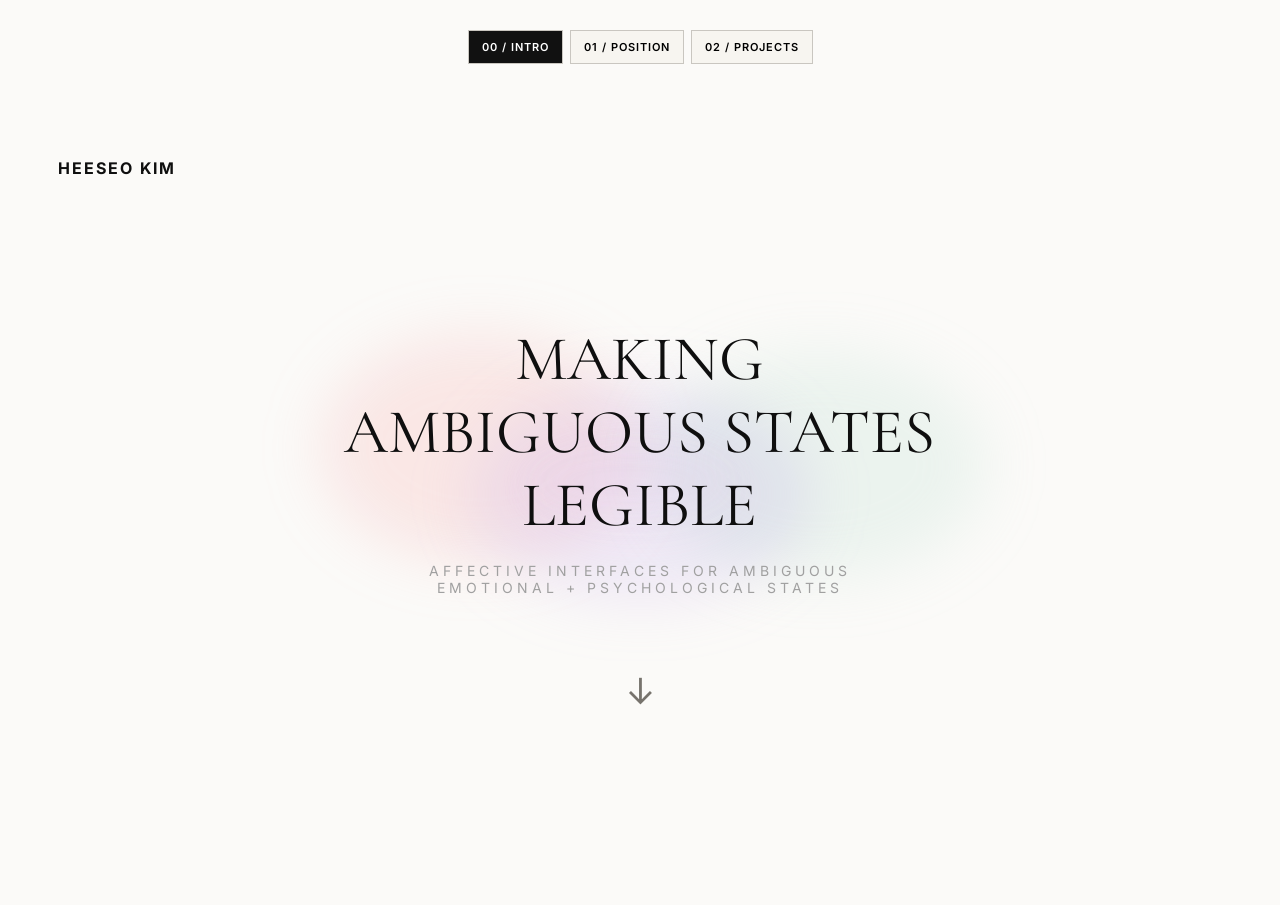
<file: index.html>
<!doctype html>
<html lang="en">
  <head>
    <meta charset="UTF-8" />
    <meta name="viewport" content="width=device-width, initial-scale=1.0" />
    <title>Raina — Affective Interfaces</title>
    <link rel="preconnect" href="https://fonts.googleapis.com" />
    <link rel="preconnect" href="https://fonts.gstatic.com" crossorigin />
    <link href="https://fonts.googleapis.com/css2?family=Cormorant+Garamond:ital,wght@0,400;1,400&family=Inter:wght@400;600&display=swap" rel="stylesheet" />
    <link rel="stylesheet" href="./style.css" />
  </head>
  <body>
    <main class="site-shell">
      <nav class="page-nav" aria-label="Page navigation">
        <button class="nav-button active" data-page="intro">00 / INTRO</button>
        <button class="nav-button" data-page="position">01 / POSITION</button>
        <button class="nav-button" data-page="projects">02 / PROJECTS</button>
      </nav>

      <section class="page intro is-active" data-page-panel="intro">
        <header><strong>HEESEO KIM</strong></header>
        <div class="hero-fields" aria-hidden="true"><img src="assets/figma/hero-field-1.svg" alt="" /><img src="assets/figma/hero-field-2.svg" alt="" /><img src="assets/figma/hero-field-3.svg" alt="" /><img src="assets/figma/hero-field-4.svg" alt="" /></div>
        <div class="intro-title">MAKING<br />AMBIGUOUS STATES<br />LEGIBLE</div>
        <p class="intro-subtitle">AFFECTIVE INTERFACES FOR AMBIGUOUS<br />EMOTIONAL + PSYCHOLOGICAL STATES</p>
        <button class="down-arrow" data-next="position" aria-label="Next page">↓</button>
      </section>

      <section class="page position" data-page-panel="position">
        <header><strong>HEESEO KIM</strong></header>
        <div class="position-copy"><h1>I design affective interfaces<br />that make <em>ambiguous emotional</em><br />and <em>psychological states</em><br />perceptible, interpretable,<br />and actionable.</h1><p>Many emotional and psychological states are felt before they can be clearly recognized or explained. My work explores how design can mediate these ambiguous states through narrative, information, touch, and physical interaction. Rather than attempting to diagnose or resolve emotion, I design interfaces that help people notice what they are experiencing, make sense of it, and find ways to respond.</p></div>
        <div class="journey-art" aria-hidden="true"><img class="field f1" src="assets/figma/position-field-1.svg" alt="" /><img class="field f2" src="assets/figma/position-field-2.svg" alt="" /><img class="field f3" src="assets/figma/position-field-3.svg" alt="" /><img class="field f4" src="assets/figma/position-field-4.svg" alt="" /><img class="field f5" src="assets/figma/position-field-5.svg" alt="" /><img class="journey-line" src="assets/figma/journey-path.svg" alt="" /></div>
        <div class="states"><article class="state state-one"><img src="assets/figma/state-ring.png" alt="" /><img class="dot" src="assets/figma/state-dot.svg" alt="" /><b>PERCEPTIBLE</b><small>make it noticed</small></article><article class="state state-two"><img src="assets/figma/state-ring.png" alt="" /><img class="dot" src="assets/figma/state-dot.svg" alt="" /><b>INTERPRETABLE</b><small>make sense of it</small></article><article class="state state-three"><img src="assets/figma/state-ring.png" alt="" /><img class="dot" src="assets/figma/state-dot.svg" alt="" /><b>ACTIONABLE</b><small>enable a response</small></article></div>
        <button class="down-arrow" data-next="projects" aria-label="Next page">↓</button>
      </section>

      <section class="page projects" data-page-panel="projects">
        <header><strong>HEESEO KIM</strong></header>
        <aside class="projects-intro"><h1>MAKING<br />AMBIGUOUS STATES<br />LEGIBLE</h1><p>Design affective interfaces<br />that make ambiguous emotional<br />and psychological states<br />perceptible, interpretable,<br />and actionable.</p></aside>
        <div class="explore-fields" aria-hidden="true"><img src="assets/figma/explore-field-3.svg" alt="" /><img src="assets/figma/explore-field-2.svg" alt="" /><img src="assets/figma/explore-field-1.svg" alt="" /><img src="assets/figma/explore-field-4.svg" alt="" /><img src="assets/figma/explore-field-5.svg" alt="" /><img src="assets/figma/explore-field-3.svg" alt="" /></div>
        <div class="experience"><b>A M B I G U O U S<br />E X P E R I E N C E</b><span>Felt before it is known.<br />—</span></div>
        <div class="connectors" aria-hidden="true"><img src="assets/figma/connector-1.svg" alt="" /><img src="assets/figma/connector-2.svg" alt="" /><img src="assets/figma/connector-3.svg" alt="" /><img src="assets/figma/connector-4.svg" alt="" /><img src="assets/figma/connector-5.svg" alt="" /><img src="assets/figma/connector-6.svg" alt="" /></div>
        <div class="projects-grid">
          <article class="project child" data-project="child"><span>03</span><b>CHILD DEPRESSION<br />SCREENING GAME</b><small>FELT → ARTICULATED</small><img src="assets/projects/child-watercolor-cutout.png" alt="Watercolor child depression game illustration" /></article>
          <article class="project living" data-project="living"><span>01</span><b>LIVING OBJECT</b><small>FELT → ENCOUNTERED</small><img src="assets/projects/living-watercolor-cutout.png" alt="Watercolor tactile chip object" /></article>
          <article class="project pms" data-project="pms"><span>02</span><b>PMS<br />PRODUCT-SERVICE</b><small>FELT → INTERPRETED</small><img src="assets/projects/pms-watercolor-cutout.png" alt="Watercolor wearable band and dock" /></article>
          <article class="project lockin" data-project="lockin"><span>04</span><b>LOCKIN</b><small>UNNOTICED → RECONSIDERED</small><img src="assets/projects/lockin-watercolor-cutout.png" alt="Watercolor Lockin phone illustration" /></article>
          <article class="project squeeze" data-project="squeeze"><span>05</span><b>SQUEEZE ME</b><small>FELT → RESPONDED</small><img src="assets/projects/squeeze-watercolor-cutout.png" alt="Watercolor soft-touch illustration" /></article>
          <article class="project balium" data-project="balium"><span>06</span><b>BALIUM</b><small>UNNOTICED → NOTICED</small><img src="assets/projects/balium-watercolor-cutout.png" alt="Watercolor Balium chair illustration" /></article>
        </div>
      </section>
    </main>
    <script src="./script.js"></script>
  </body>
</html>
</file>
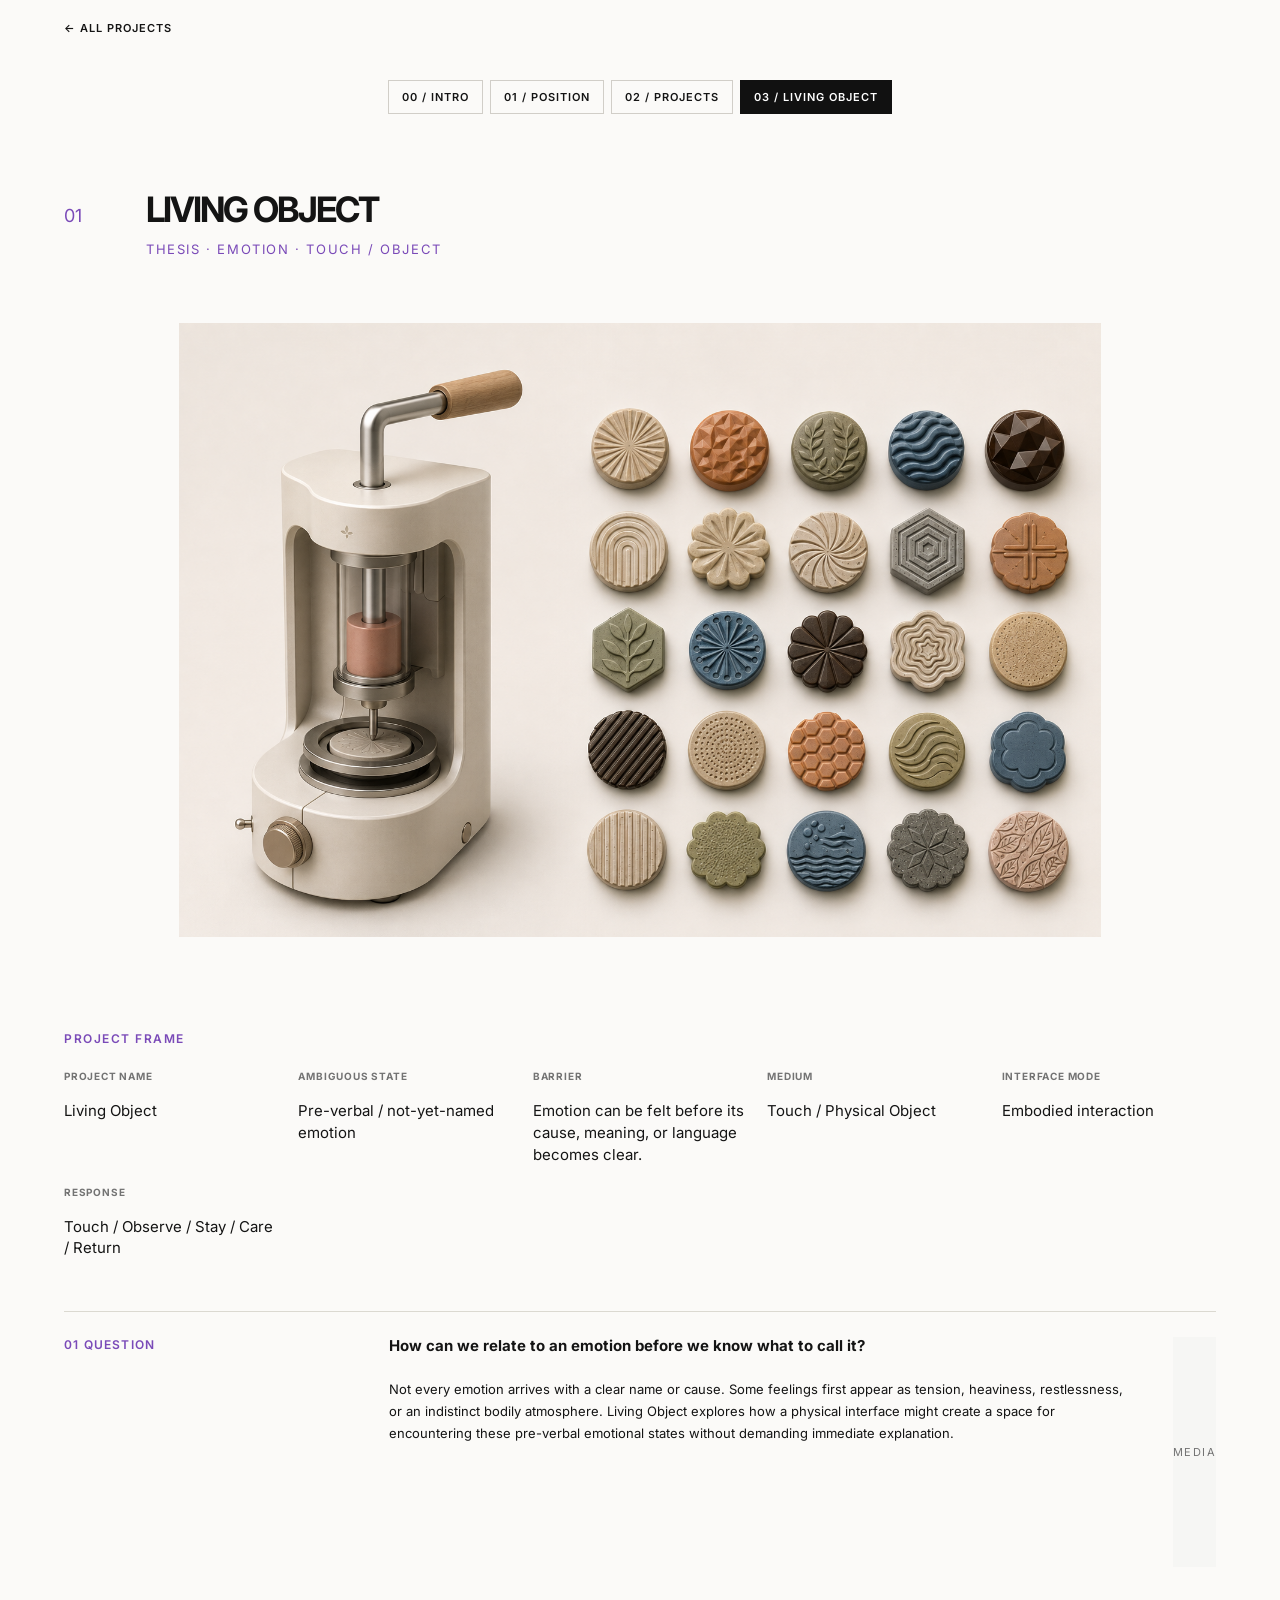
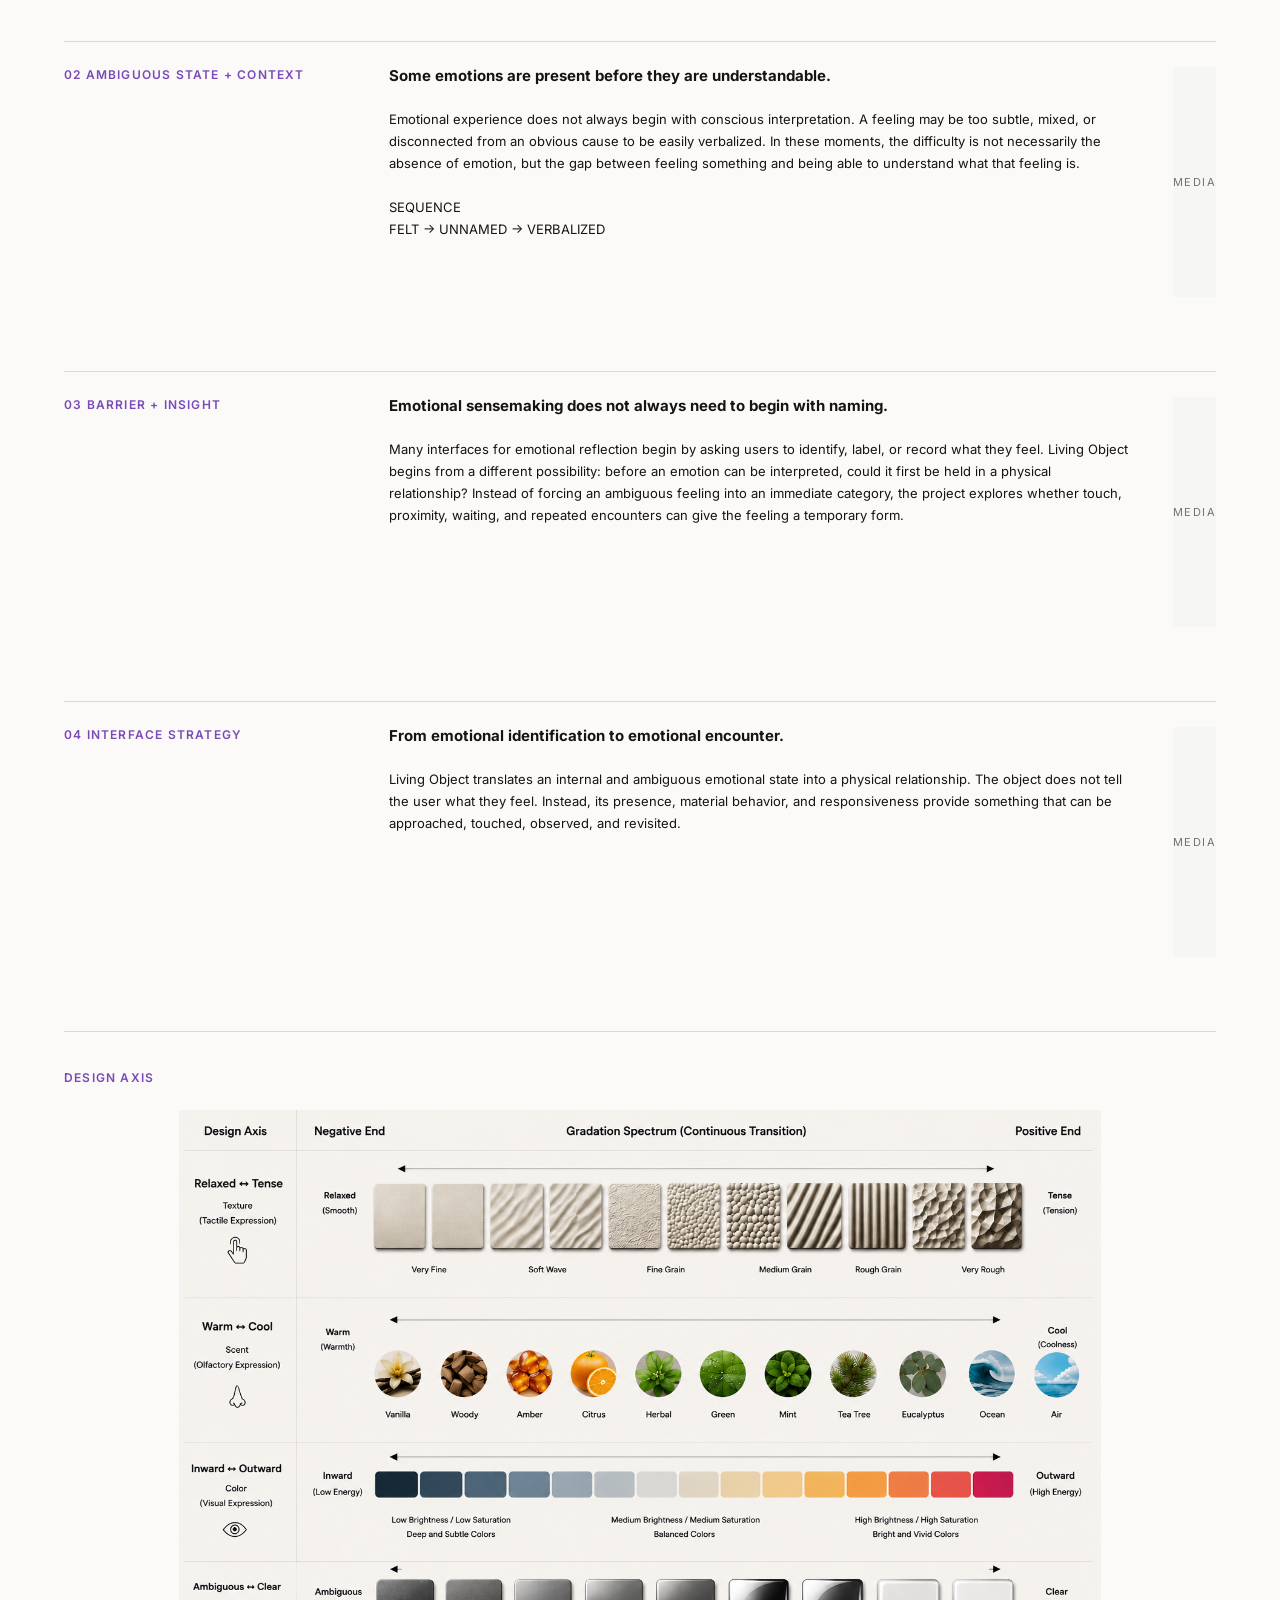
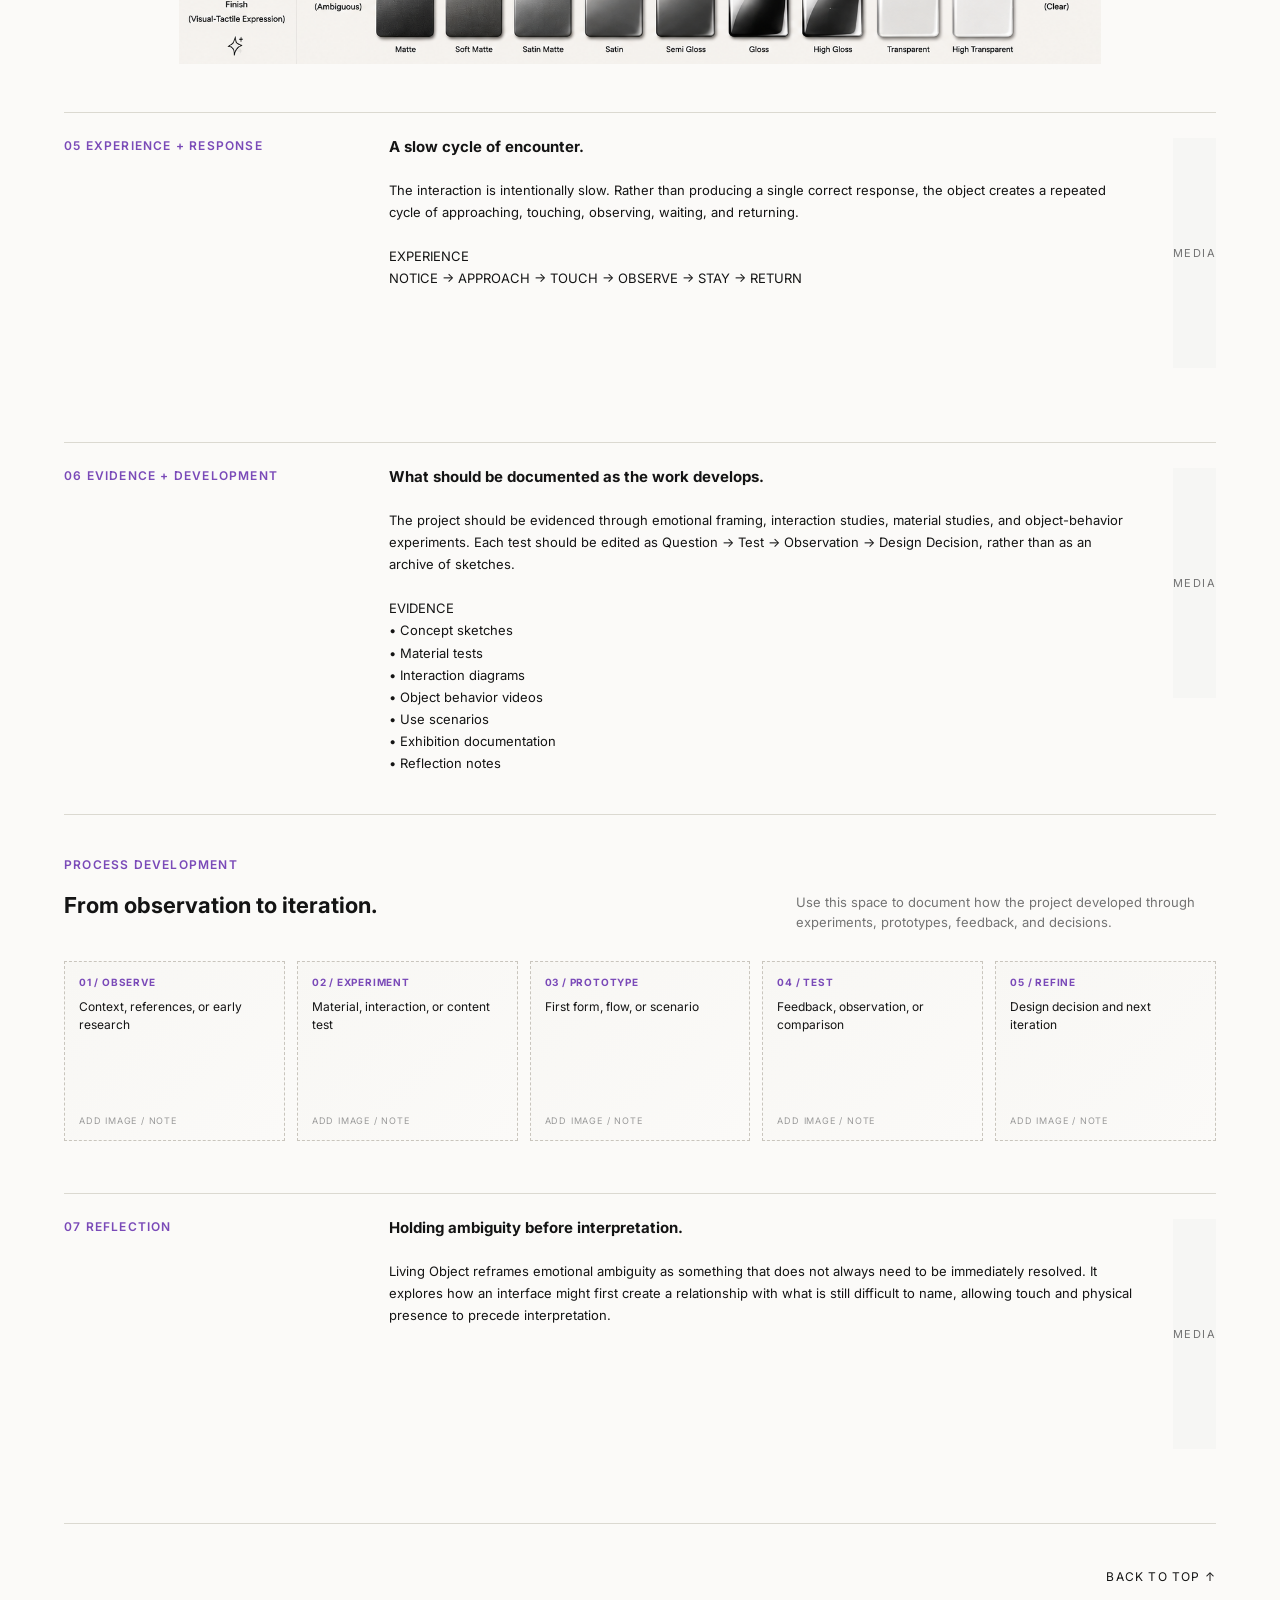
<file: project.html>
<!doctype html><html lang="en"><head><meta charset="utf-8"><meta name="viewport" content="width=device-width,initial-scale=1"><title>Project — Raina</title><link rel="preconnect" href="https://fonts.googleapis.com"><link rel="preconnect" href="https://fonts.gstatic.com" crossorigin><link href="https://fonts.googleapis.com/css2?family=Inter:wght@400;600&display=swap" rel="stylesheet"><link rel="stylesheet" href="project.css"></head><body><main id="project" class="project-page"></main><script src="project.js"></script><script src="details.js"></script></body></html>
</file>
<file: style.css>
:root{--paper:#fbfaf8;--ink:#0f0f0f;--purple:#634fb8}*{box-sizing:border-box}body{margin:0;background:#eceae6;color:var(--ink);font-family:Inter,Arial,sans-serif}.site-shell{min-height:100vh;padding:28px}.page-nav{display:flex;gap:7px;justify-content:center;margin:0 auto 20px}.nav-button{border:1px solid #c9c6c0;background:#f7f5f0;padding:9px 13px;font:600 11px Inter;letter-spacing:1px;cursor:pointer}.nav-button.active{background:#111;color:#fff}.page{position:relative;width:min(100%,1512px);aspect-ratio:1512/982;margin:auto;background:var(--paper);overflow:hidden;display:none}.page.is-active{display:block}.page header{position:absolute;top:18.1%;left:4.53%;right:4.53%;display:flex;justify-content:space-between;align-items:center;font-size:14px;letter-spacing:1.4px;z-index:5}.page header strong{font-size:20px;letter-spacing:4px}.page header span{display:flex;align-items:center;gap:16px;font-size:13px}.page header img{width:20px;height:20px;object-fit:contain}.section-number{position:absolute;left:4.53%;top:35.2%;font-size:26px}.side-label{position:absolute;left:6%;top:37%;font-size:13px;transform:rotate(-90deg);transform-origin:left top}.side-label.long{top:57.8%;left:4.4%;font-size:12px;font-weight:600;letter-spacing:1.2px}.guide{position:absolute;left:5.43%;top:45.9%;height:17.6%;border-left:1px solid #7777}.intro .hero-fields img,.position .field,.explore-fields img{position:absolute;object-fit:contain}.intro .hero-fields img:nth-child(1){left:25.3%;top:31.6%;width:25%;height:27.6%}.intro .hero-fields img:nth-child(2){left:39%;top:37.1%;width:25.7%;height:24.8%}.intro .hero-fields img:nth-child(3){left:55.4%;top:34.4%;width:25.7%;height:26.6%}.intro .hero-fields img:nth-child(4){left:34.2%;top:48.6%;width:29.8%;height:16.5%}.intro-title{position:absolute;top:33.5%;left:31%;width:38%;font:400 clamp(32px,6.2vw,94px)/1.12 'Cormorant Garamond',serif;text-align:center;z-index:1}.intro-subtitle{position:absolute;left:31%;top:65.5%;width:38%;text-align:center;font-size:14px;letter-spacing:4px}.intro-pager{position:absolute;right:4.75%;top:43.4%;width:22px;height:126px}.down-arrow{position:absolute;left:50%;bottom:15%;background:none;border:0;font:36px Inter;cursor:pointer;transform:translateX(-50%)}.position-copy{position:absolute;left:12.66%;top:27.5%;width:44%;z-index:4}.position-copy h1{font:400 clamp(19px,2.58vw,39px)/1.3 'Cormorant Garamond',serif;margin:0}.position-copy em{color:var(--purple)}.position-copy p{width:70%;margin-top:35px;font-size:15px;line-height:1.73;color:#474747}.journey-art{position:absolute;right:3.5%;top:22%;width:51%;height:52%}.journey-art .f1{left:0;top:21%;width:29%;height:49%}.journey-art .f2{left:25%;top:39%;width:30%;height:50%}.journey-art .f3{left:53%;top:20%;width:29%;height:49%}.journey-art .f4{left:33%;top:57%;width:28%;height:40%}.journey-art .f5{left:66%;top:39%;width:24%;height:42%}.journey-line{position:absolute;left:11%;top:0;width:79%;height:96%;z-index:2}.states{position:absolute;right:6%;top:26%;width:36%;height:49%;z-index:3}.state{position:absolute;width:43%;height:60px;padding-left:67px}.state>img:first-child{position:absolute;left:0;top:0;width:53px;height:53px}.state .dot{position:absolute;left:21px;top:21px;width:10px;height:10px}.state b,.state small{display:block}.state b{font-size:16px;letter-spacing:.5px;padding-top:5px}.state small{font-size:14px;color:#474747;margin-top:5px}.state-one{left:22%;top:0}.state-two{right:0;top:53%}.state-three{left:0;bottom:0}.dot-pager{position:absolute;right:3.7%;top:45.7%;display:grid;gap:21px}.dot-pager img{width:12px;height:12px}.position .down-arrow{bottom:15%}.projects{background:#fbf9f4}.projects header{top:7.5%}.projects-intro{position:absolute;left:4.6%;top:38.9%;z-index:4}.projects-intro h1{font-size:28px;letter-spacing:4px;line-height:1.15;margin:0}.projects-intro p{font-size:13px;line-height:24px;margin-top:88px}.projects-intro button{background:none;border:0;padding:0;margin-top:76px;font-size:12px;cursor:pointer}.explore-fields{position:absolute;left:31.7%;top:20%;width:45%;height:66%}.explore-fields img:nth-child(1){left:0;top:3%;width:35%;height:53%}.explore-fields img:nth-child(2){left:24%;top:1%;width:34%;height:53%}.explore-fields img:nth-child(3){left:9%;top:35%;width:36%;height:51%}.explore-fields img:nth-child(4){left:35%;top:47%;width:30%;height:43%}.explore-fields img:nth-child(5){left:25%;top:25%;width:29%;height:45%}.experience{position:absolute;z-index:3;top:48%;left:45%;width:20%;text-align:center;font-size:12px}.experience b{font-size:19px;letter-spacing:4px;line-height:1.4}.experience span{display:block;margin-top:30px}.connectors img{position:absolute;z-index:2}.connectors img:nth-child(1){left:36.5%;top:25%;width:11%;transform:rotate(-44deg)}.connectors img:nth-child(2){left:59%;top:25%;width:11%;transform:rotate(-130deg)}.connectors img:nth-child(3){left:35%;top:60%;width:9%;transform:rotate(27deg)}.connectors img:nth-child(4){left:63%;top:62%;width:11%;transform:rotate(150deg)}.connectors img:nth-child(5){left:43%;top:80%;width:9%;transform:rotate(64deg)}.connectors img:nth-child(6){left:56%;top:80%;width:9%;transform:rotate(110deg)}.projects-grid{position:absolute;inset:0;z-index:5}.project{position:absolute;width:17%;font-size:11px;letter-spacing:1.2px}.project span{display:block;font-size:18px;margin-bottom:10px}.project b,.project small{display:block;line-height:22px}.project small{color:var(--ink);font-size:11px;margin-top:2px}.project>img{position:absolute;object-fit:contain;max-width:130px;max-height:90px}.child{left:25.4%;top:13%;color:#db4740}.child b,.living b,.pms b,.lockin b,.squeeze b,.balium b{color:#141414}.child>img{top:96px;left:0}.living{left:67.4%;top:13.5%;color:#7a47c2}.living>img{top:90px;left:0}.living>img:nth-of-type(2){top:103px}.pms{left:23%;top:42.5%;color:#406bb8}.pms>img{top:106px;left:0}.lockin{left:74.7%;top:45.5%;color:#406eb8}.lockin>img{top:82px;left:0}.squeeze{left:30.1%;top:72.5%;color:#784db8}.squeeze>img{top:63px;left:0}.balium{left:65.2%;top:72.5%;color:#59855e}.balium>img{top:58px;left:0}
@media(max-width:700px){.site-shell{padding:0}.page-nav{position:sticky;top:0;background:#eceae6;padding:10px;margin:0;z-index:9}.page{width:100%;min-height:720px;aspect-ratio:auto}.page header{top:5%;font-size:10px}.page header strong{font-size:14px}.page header span{font-size:10px}.section-number{top:18%;font-size:20px}.side-label,.guide{display:none}.intro-title{top:27%;left:15%;width:70%;font-size:53px}.intro-subtitle{left:15%;top:58%;width:70%;font-size:10px;letter-spacing:2px}.intro .hero-fields{opacity:.8}.position-copy{left:10%;top:18%;width:80%}.position-copy h1{font-size:29px}.position-copy p{width:100%;font-size:12px;line-height:1.6;margin-top:20px}.journey-art{right:2%;top:55%;width:96%;height:36%;opacity:.8}.states{right:2%;top:58%;width:93%;height:28%}.state b{font-size:11px}.state small{font-size:10px}.projects-intro{top:15%;left:8%}.projects-intro p{margin-top:35px}.projects-intro button{margin-top:30px}.explore-fields{left:15%;top:39%;width:70%;height:35%}.experience{top:52%;left:29%;width:42%;font-size:10px}.experience b{font-size:13px}.connectors{display:none}.projects-grid{transform:scale(.74);transform-origin:0 0;left:3%;top:9%;width:135%;height:120%}}
/* Unify the three landing panels with the project-detail paper background. */
body{background:var(--paper)}.site-shell{padding:0}.page-nav{background:var(--paper);padding:28px 28px 20px;margin:0}.page{width:min(100%,1512px)}@media(max-width:700px){.page-nav{padding:10px}}
body{background:var(--paper)}.site-shell{padding:0}.page-nav{background:var(--paper);padding:30px 28px 10px;margin:0}.page{width:min(100%,1512px)}@media(max-width:700px){.page-nav{padding:14px 10px 5px}}
/* Keep the pagination above every landing-page canvas. */
.page-nav{position:relative;z-index:10}.page{margin:0 auto}.projects header{top:10.1%}
.page header strong{font-size:16px;letter-spacing:2px}.down-arrow{color:#77736d}
.projects .section-number{top:35.2%}.projects .side-label.long{top:57.8%;left:4.4%;font-size:12px;font-weight:600;letter-spacing:1.2px}.projects .guide{top:45.9%;height:17.6%}
.page{transform:none;margin-bottom:0}.intro{transform:none;margin-bottom:0}.position{transform:translateY(-110px);margin-bottom:-110px}@media(max-width:700px){.intro{transform:none;margin-bottom:0}.position{transform:translateY(-54px);margin-bottom:-54px}}
/* Intro content only: reduce the gap below pagination without moving the controls. */
.intro header{top:10.1%}.intro .section-number{top:27.2%}.intro .side-label.long{top:57.8%}.intro .guide{top:37.9%}.intro .hero-fields img:nth-child(1){top:23.6%}.intro .hero-fields img:nth-child(2){top:29.1%}.intro .hero-fields img:nth-child(3){top:26.4%}.intro .hero-fields img:nth-child(4){top:40.6%}.intro-title{top:25.5%}.intro-subtitle{top:57.5%}.intro-pager{top:35.4%}.intro .down-arrow{bottom:23%}@media(max-width:700px){.intro header{top:1%}.intro .section-number{top:10%}.intro-title{top:19%}.intro-subtitle{top:50%}.intro .down-arrow{bottom:23%}}
/* Position content only: close the pagination-to-content gap. */
.position header{top:10.1%}.position .section-number{top:27.2%}.position .side-label.long{top:49.8%}.position .guide{top:37.9%}.position-copy{top:19.5%}.position .journey-art{top:14%}.position .states{top:18%}.position .dot-pager{top:37.7%}.position .down-arrow{bottom:9%}@media(max-width:700px){.position header{top:1%}.position .section-number{top:10%}.position-copy{top:10%}.position .journey-art{top:47%}.position .states{top:50%}.position .down-arrow{bottom:10%}}
/* Intro: the three color fields bloom in sequence, like watercolor soaking into paper. */
.intro .hero-fields img:nth-child(1){left:22%;top:29%;width:31%;height:32%}.intro .hero-fields img:nth-child(2){left:34%;top:35%;width:32%;height:31%}.intro .hero-fields img:nth-child(3){left:48%;top:31%;width:32%;height:32%;mix-blend-mode:multiply}.intro .hero-fields img:nth-child(-n+3){opacity:0;transform-box:fill-box;transform-origin:center;will-change:transform,opacity,filter;animation:watercolor-bloom 1.9s cubic-bezier(.22,.61,.36,1) forwards}.intro .hero-fields img:nth-child(1){animation-delay:.15s}.intro .hero-fields img:nth-child(2){animation-delay:.85s}.intro .hero-fields img:nth-child(3){animation-delay:1.55s}.intro .hero-fields img:nth-child(4){opacity:0;animation:watercolor-wash 1.7s ease-out forwards 1.9s}@keyframes watercolor-bloom{0%{opacity:0;filter:blur(12px);transform:scale(.32)}65%{opacity:.96;filter:blur(2px);transform:scale(1.14)}100%{opacity:1;filter:blur(0);transform:scale(1)}}@keyframes watercolor-wash{0%{opacity:0;transform:scaleX(.45)}100%{opacity:.82;transform:scaleX(1)}}@media(prefers-reduced-motion:reduce){.intro .hero-fields img{animation:none!important;opacity:1!important}}
/* Mobile project-map layout: six directly selectable project areas */
@media(max-width:700px){.projects-grid{display:grid;grid-template-columns:1fr 1fr;gap:14px;left:8%;right:8%;top:52%;width:auto;height:auto;transform:none}.project{position:relative;left:auto!important;top:auto!important;width:auto;min-height:124px;padding:12px;border:1px solid #dedbd5;background:#fbfaf8;cursor:pointer}.project span{font-size:16px}.project b,.project small{line-height:16px}.project>img{right:5px;bottom:5px;left:auto!important;top:auto!important;max-width:78px;max-height:55px;opacity:.85}.projects .projects-intro{top:14%;left:8%}.projects .explore-fields{top:28%;left:15%;width:70%;height:30%;opacity:.55}.projects .experience{top:36%;left:28%;width:44%;font-size:9px}.projects .experience b{font-size:11px}.projects .projects-intro p{display:none}.projects .projects-intro button{margin-top:16px}}
/* Keep each enlarged field centred while scaling it to 130%. */
.intro .hero-fields img:nth-child(1){left:17.35%;top:24.2%;width:40.3%;height:41.6%}.intro .hero-fields img:nth-child(2){left:29.2%;top:30.35%;width:41.6%;height:40.3%}.intro .hero-fields img:nth-child(3){left:43.2%;top:26.2%;width:41.6%;height:41.6%}
/* Position: concentrate the three affective color fields on the left of the diagram. */
.position .journey-art .f1{left:-8%;top:12%;width:58%;height:72%}.position .journey-art .f2{left:5%;top:25%;width:60%;height:72%;mix-blend-mode:multiply}.position .journey-art .f3{left:18%;top:9%;width:58%;height:72%;mix-blend-mode:multiply}.position .journey-art .f4,.position .journey-art .f5{display:none}.position .journey-line{left:2%;width:68%}
.position .journey-line{display:none}.state-journey-overlay{position:absolute;inset:0;width:100%;height:100%;z-index:2;pointer-events:none;overflow:visible}.state-journey-overlay path{fill:none;stroke:#8b8b8b;stroke-opacity:.58;stroke-width:1.2;stroke-dasharray:2 5}
.position .state-three{bottom:-16%}@media(max-width:700px){.position .state-three{bottom:-23%}}
.position .journey-art{right:18%}.position .states{right:20%}@media(max-width:700px){.position .journey-art{right:16%}.position .states{right:18%}}
.position .journey-art .f1{left:17%}.position .journey-art .f2{left:30%}.position .journey-art .f3{left:43%}
.position .journey-art .f1{left:12%;top:3%;width:44%;height:104%}.position .journey-art .f2{left:23%;top:11%;width:45%;height:104%}.position .journey-art .f3{left:34%;top:2%;width:44%;height:104%}@media(max-width:700px){.position .journey-art .f1{left:9%;top:-8%;width:36%;height:120%}.position .journey-art .f2{left:19%;top:0;width:37%;height:120%}.position .journey-art .f3{left:29%;top:-9%;width:36%;height:120%}}
.position .journey-art .f1{height:132%}.position .journey-art .f2{height:132%}.position .journey-art .f3{height:132%}.position .journey-art .f1,.position .journey-art .f2,.position .journey-art .f3{transform:translateX(38%) scale(1.55);transform-origin:center}@media(max-width:700px){.position .journey-art .f1{height:158%}.position .journey-art .f2{height:158%}.position .journey-art .f3{height:158%}.position .journey-art .f1,.position .journey-art .f2,.position .journey-art .f3{transform:translateX(46%) scale(1.85)}}
.position .state>img:first-child,.position .state .dot{transform:none}
.position .journey-art,.position .states{transform:translateX(24px)}@media(max-width:700px){.position .journey-art,.position .states{transform:translateX(18px)}}
.position .journey-art .f1{top:-11%}.position .journey-art .f3{top:18%}@media(max-width:700px){.position .journey-art .f1{top:-25%}.position .journey-art .f3{top:11%}}
.projects .explore-fields{left:29%;top:23%;width:48%;height:57%;opacity:1}.projects .explore-fields img:nth-child(1){left:0;top:3%;width:56%;height:60%}.projects .explore-fields img:nth-child(2){left:22%;top:17%;width:56%;height:60%}.projects .explore-fields img:nth-child(3){left:44%;top:4%;width:56%;height:60%;mix-blend-mode:multiply}.projects .explore-fields img{opacity:0;transform-box:fill-box;transform-origin:center;animation:watercolor-bloom 1.9s cubic-bezier(.22,.61,.36,1) forwards}.projects .explore-fields img:nth-child(1){animation-delay:.15s}.projects .explore-fields img:nth-child(2){animation-delay:.85s}.projects .explore-fields img:nth-child(3){animation-delay:1.55s}@media(max-width:700px){.projects .explore-fields{left:8%;top:26%;width:84%;height:35%;opacity:1}.projects .explore-fields img:nth-child(1){left:0;top:3%;width:56%;height:70%}.projects .explore-fields img:nth-child(2){left:22%;top:17%;width:56%;height:70%}.projects .explore-fields img:nth-child(3){left:44%;top:4%;width:56%;height:70%}}
.projects .explore-fields{left:27%;top:18%;width:52%;height:67%}.projects .explore-fields img{width:46%;height:48%;mix-blend-mode:multiply}.projects .explore-fields img:nth-child(1){left:5%;top:5%}.projects .explore-fields img:nth-child(2){left:29%;top:0}.projects .explore-fields img:nth-child(3){left:52%;top:8%}.projects .explore-fields img:nth-child(4){left:52%;top:43%}.projects .explore-fields img:nth-child(5){left:28%;top:52%}.projects .explore-fields img:nth-child(6){left:4%;top:43%}.projects .explore-fields img:nth-child(4){animation-delay:2.25s}.projects .explore-fields img:nth-child(5){animation-delay:2.95s}.projects .explore-fields img:nth-child(6){animation-delay:3.65s}@media(max-width:700px){.projects .explore-fields{left:5%;top:25%;width:90%;height:39%}.projects .explore-fields img{width:46%;height:48%}.projects .explore-fields img:nth-child(1){left:5%;top:5%}.projects .explore-fields img:nth-child(2){left:29%;top:0}.projects .explore-fields img:nth-child(3){left:52%;top:8%}.projects .explore-fields img:nth-child(4){left:52%;top:43%}.projects .explore-fields img:nth-child(5){left:28%;top:52%}.projects .explore-fields img:nth-child(6){left:4%;top:43%}}
.projects .explore-fields img{width:53%;height:53%}.projects .explore-fields img:nth-child(1){left:1%;top:0}.projects .explore-fields img:nth-child(2){left:24%;top:-2%}.projects .explore-fields img:nth-child(3){left:46%;top:2%}.projects .explore-fields img:nth-child(4){left:46%;top:39%}.projects .explore-fields img:nth-child(5){left:24%;top:47%}.projects .explore-fields img:nth-child(6){left:1%;top:39%}@media(max-width:700px){.projects .explore-fields img{width:53%;height:53%}.projects .explore-fields img:nth-child(1){left:1%;top:0}.projects .explore-fields img:nth-child(2){left:24%;top:-2%}.projects .explore-fields img:nth-child(3){left:46%;top:2%}.projects .explore-fields img:nth-child(4){left:46%;top:39%}.projects .explore-fields img:nth-child(5){left:24%;top:47%}.projects .explore-fields img:nth-child(6){left:1%;top:39%}}
.projects .explore-fields img:nth-child(1){left:9%;top:7%}.projects .explore-fields img:nth-child(2){left:24%;top:5%}.projects .explore-fields img:nth-child(3){left:39%;top:8%}.projects .explore-fields img:nth-child(4){left:39%;top:34%}.projects .explore-fields img:nth-child(5){left:24%;top:39%}.projects .explore-fields img:nth-child(6){left:9%;top:34%}@media(max-width:700px){.projects .explore-fields img:nth-child(1){left:9%;top:7%}.projects .explore-fields img:nth-child(2){left:24%;top:5%}.projects .explore-fields img:nth-child(3){left:39%;top:8%}.projects .explore-fields img:nth-child(4){left:39%;top:34%}.projects .explore-fields img:nth-child(5){left:24%;top:39%}.projects .explore-fields img:nth-child(6){left:9%;top:34%}}
.projects .explore-fields img{animation-name:watercolor-bloom-project}@keyframes watercolor-bloom-project{0%{opacity:0;filter:blur(12px);transform:scale(.32)}65%{opacity:.67;filter:blur(2px);transform:scale(1.14)}100%{opacity:.7;filter:blur(0);transform:scale(1)}}
.projects .project>img{filter:blur(.35px);opacity:.72;transform:scale(1.04)}.projects .child>img{filter:blur(.35px) drop-shadow(0 0 7px rgba(219,71,64,.34))}.projects .living>img,.projects .squeeze>img{filter:blur(.35px) drop-shadow(0 0 7px rgba(122,71,194,.32))}.projects .pms>img{filter:blur(.35px) drop-shadow(0 0 7px rgba(64,107,184,.32))}.projects .lockin>img{filter:blur(.35px) drop-shadow(0 0 7px rgba(64,110,184,.32))}.projects .balium>img{filter:blur(.35px) drop-shadow(0 0 7px rgba(89,133,94,.34))}
/* Project imagery: hand-painted object vignettes with original forms retained. */
.projects .project>img{width:150px;height:116px;max-width:none;max-height:none;object-fit:contain;object-position:center;filter:none;opacity:.78;transform:none}.projects .living>img,.projects .pms>img{width:158px;height:120px}.projects .project::before{display:none}@media(max-width:700px){.projects .project>img{width:100px;height:74px}.projects .living>img,.projects .pms>img{width:108px;height:78px}}
/* One central generated watercolor field. */
.projects .explore-fields{left:26%;top:17%;width:49%;height:68%;opacity:.82;mix-blend-mode:multiply}.projects .explore-fields img{inset:0!important;width:100%!important;height:100%!important;object-fit:cover;filter:none!important;opacity:1!important;transform:none!important;animation:none!important}@media(max-width:700px){.projects .explore-fields{left:5%;top:25%;width:90%;height:40%;opacity:.68}}
/* Restore the six distinct central color fields. */
.projects .explore-fields{left:27%;top:18%;width:52%;height:67%;opacity:1;mix-blend-mode:normal}.projects .explore-fields img{inset:auto!important;width:53%!important;height:53%!important;object-fit:contain;opacity:0;transform-box:fill-box!important;transform-origin:center!important;animation:watercolor-bloom-project 1.9s cubic-bezier(.22,.61,.36,1) forwards!important}.projects .explore-fields img:nth-child(1){left:9%!important;top:7%!important;animation-delay:.15s!important}.projects .explore-fields img:nth-child(2){left:24%!important;top:5%!important;animation-delay:.85s!important}.projects .explore-fields img:nth-child(3){left:39%!important;top:8%!important;animation-delay:1.55s!important}.projects .explore-fields img:nth-child(4){left:39%!important;top:34%!important;animation-delay:2.25s!important}.projects .explore-fields img:nth-child(5){left:24%!important;top:39%!important;animation-delay:2.95s!important}.projects .explore-fields img:nth-child(6){left:9%!important;top:34%!important;animation-delay:3.65s!important}@media(max-width:700px){.projects .explore-fields{left:5%;top:25%;width:90%;height:39%;opacity:1}.projects .explore-fields img{width:53%!important;height:53%!important}}
/* Remove the paper-colour image rectangles while keeping the painted objects. */
.projects .project>img{mix-blend-mode:multiply;filter:contrast(1.08) saturate(.9);opacity:.8}
.projects .pms{left:48%;top:14%}.projects .child{left:28%;top:41%}
.projects .living{left:31%;top:14%}.projects .pms{left:63%;top:13.5%}.projects .child{left:49%;top:45%}.projects .lockin,.projects .squeeze,.projects .balium{top:76%;transform:scale(.7);transform-origin:top left}.projects .lockin{left:35%}.projects .squeeze{left:52%}.projects .balium{left:67%}.projects .lockin>img,.projects .squeeze>img,.projects .balium>img{top:54px}@media(max-width:700px){.projects .living,.projects .pms,.projects .child{left:auto;top:auto}.projects .lockin,.projects .squeeze,.projects .balium{top:auto;transform:none}.projects .lockin>img,.projects .squeeze>img,.projects .balium>img{top:auto}}
.projects .experience{display:none}.projects .explore-fields{display:block;left:27%;top:18%;width:52%;height:67%;opacity:1}.projects .explore-fields img{width:66%!important;height:66%!important;opacity:.5!important;animation:none!important}.projects .explore-fields img:nth-child(1){left:2%!important;top:1%!important}.projects .explore-fields img:nth-child(2){left:18%!important;top:-2%!important}.projects .explore-fields img:nth-child(3){left:34%!important;top:2%!important}.projects .explore-fields img:nth-child(4){left:34%!important;top:31%!important}.projects .explore-fields img:nth-child(5){left:18%!important;top:36%!important}.projects .explore-fields img:nth-child(6){left:2%!important;top:31%!important}@media(max-width:700px){.projects .explore-fields{left:5%;top:25%;width:90%;height:39%}.projects .explore-fields img{width:66%!important;height:66%!important}}
.projects .explore-fields img:nth-child(4),.projects .explore-fields img:nth-child(5),.projects .explore-fields img:nth-child(6){opacity:.65!important}
.projects .child{transform:scale(.9);transform-origin:top left}.projects .living>img,.projects .pms>img{transform:scale(1.12);transform-origin:top left}
.projects .lockin>img,.projects .squeeze>img,.projects .balium>img{transform:translateY(18px)}
.projects .living>img,.projects .lockin>img,.projects .squeeze>img{opacity:.96}
.projects .lockin>img,.projects .squeeze>img{opacity:1;filter:contrast(1.28) saturate(1.18) brightness(.88);mix-blend-mode:normal;filter:contrast(1.28) saturate(1.18) brightness(.88) drop-shadow(0 3px 5px rgba(72,72,96,.18))}
.projects .pms b,.projects .pms small{transform:translateX(-28px)}
.projects .pms>span{transform:translateX(-28px)}
@media(min-width:701px){.projects .explore-fields,.projects .projects-grid{transform:translateX(5%)}.projects .connectors{position:absolute;inset:0;transform:translateX(5%)}}
.intro-title{left:13%;top:30%;width:74%;font-size:clamp(34px,4.9vw,74px);line-height:1.16}.intro-subtitle{left:18%;top:57%;width:64%;color:#a0a0a0}@media(max-width:700px){.intro-title{left:5%;top:26%;width:90%;font-size:clamp(32px,8.5vw,58px)}.intro-subtitle{left:10%;top:50%;width:80%}}
.page.is-entering-forward{animation:page-slide-up .9s cubic-bezier(.22,.61,.36,1) both}.page.is-entering-backward{animation:page-slide-down .9s cubic-bezier(.22,.61,.36,1) both}@keyframes page-slide-up{from{opacity:0;transform:translateY(10%)}to{opacity:1;transform:translateY(0)}}@keyframes page-slide-down{from{opacity:0;transform:translateY(-10%)}to{opacity:1;transform:translateY(0)}}@media(prefers-reduced-motion:reduce){.page.is-entering-forward,.page.is-entering-backward{animation:none}}
.projects .connectors img:nth-child(1),.projects .connectors img:nth-child(2),.projects .connectors img:nth-child(3),.projects .connectors img:nth-child(4){display:block}.projects .connectors img:nth-child(5),.projects .connectors img:nth-child(6){display:none}.projects .connectors img:nth-child(1){left:33%;top:43%;width:13%;transform:none}.projects .connectors img:nth-child(2){left:61%;top:43%;width:13%;transform:none}.projects .connectors img:nth-child(3){left:39%;top:70%;width:12%;transform:rotate(28deg)}.projects .connectors img:nth-child(4){left:58%;top:70%;width:12%;transform:rotate(152deg)}
</file>
<file: project.css>
:root{--accent:#7a4ab8;--paper:#fbfaf8;--ink:#141414;--muted:#737373;--line:#dbd9d1}*{box-sizing:border-box}html{scroll-behavior:smooth}body{margin:0;background:var(--paper);color:var(--ink);font-family:Inter,Arial,sans-serif}.project-page{max-width:1512px;margin:auto;padding:0 64px 70px}.head{height:105px;display:flex;justify-content:space-between;align-items:center;font-size:12px;letter-spacing:1.4px}.head b{font-size:18px;letter-spacing:5px}.head a,.footer a{color:inherit;text-decoration:none}.title{display:grid;grid-template-columns:82px 1fr}.number{color:var(--accent);font-size:18px;padding-top:14px}.title h1{margin:0;font-size:58px;line-height:1.06;letter-spacing:-2px}.title p{grid-column:2;color:var(--accent);font-size:13px;letter-spacing:1.6px}.media{height:430px;background:#f4f3f1;margin-top:53px;display:grid;place-items:center;color:var(--muted);font-size:13px;letter-spacing:1.8px}.frame-label{color:var(--accent);font-size:12px;font-weight:600;letter-spacing:1.5px;margin:58px 0 24px}.frame{display:grid;grid-template-columns:repeat(5,1fr);gap:20px;border-bottom:1px solid var(--line);padding-bottom:52px}.frame b{display:block;color:var(--muted);font-size:10px;letter-spacing:.8px;margin-bottom:18px}.frame span{font-size:15px;line-height:1.45}.section{display:grid;grid-template-columns:285px minmax(0,820px) 1fr;gap:40px;border-bottom:1px solid var(--line);padding:25px 0 40px;min-height:330px}.label{color:var(--accent);font-size:12px;font-weight:600;letter-spacing:1.2px}.section h2{font-size:30px;line-height:1.25;margin:0 0 22px}.section p{font-size:18px;line-height:1.67;margin:0}.mini{height:230px;background:#f6f6f4;display:grid;place-items:center;color:var(--muted);font-size:11px;letter-spacing:1.5px}.footer{display:flex;justify-content:space-between;padding:45px 0;font-size:12px;letter-spacing:1.2px}@media(max-width:800px){.project-page{padding:0 24px 50px}.head{height:76px}.head b{font-size:14px}.title{grid-template-columns:1fr}.number{padding:0 0 14px}.title h1{font-size:38px}.title p{grid-column:1;font-size:10px;line-height:1.7}.media{height:260px;margin-top:38px}.frame{grid-template-columns:1fr 1fr}.section{grid-template-columns:1fr;gap:16px;min-height:0}.section h2{font-size:25px}.section p{font-size:16px}.mini{height:150px}}
/* Detail-page path and compact layout overrides */
.trail{display:flex;align-items:center;gap:15px}.trail a{color:var(--muted);text-decoration:none}.trail a:hover,.trail span{color:var(--accent);font-weight:600}@media(max-width:800px){.head{gap:12px}.trail{gap:8px;font-size:10px;letter-spacing:.5px;white-space:nowrap}}
.project-nav{display:flex;gap:14px;margin:auto}.project-nav a{border:2px solid #d1cec8;color:var(--ink);background:#fbfaf8;padding:18px 26px;text-decoration:none;font-size:15px;font-weight:600;letter-spacing:1.4px}.project-nav a.active{background:#111;color:#fff;border-color:#111}.project-nav a:hover{border-color:#111}@media(max-width:800px){.head{justify-content:center}.project-nav{gap:6px;width:100%}.project-nav a{flex:1;padding:13px 4px;text-align:center;font-size:10px;letter-spacing:.4px}}
.title h1{font-size:35px}.project-nav{gap:7px}.project-nav a{border-width:1px;padding:9px 13px;font-size:11px;letter-spacing:1px}@media(max-width:800px){.title h1{font-size:23px}.project-nav{gap:4px}.project-nav a{padding:9px 5px;font-size:9px;letter-spacing:.2px;white-space:nowrap}}
.head{position:relative;height:132px;display:block;padding-top:20px}.all-projects{display:inline-block;color:var(--ink);text-decoration:none;font-size:11px;font-weight:600;letter-spacing:1px}.project-nav{position:absolute;left:50%;bottom:18px;margin:0;transform:translateX(-50%);white-space:nowrap}.footer{justify-content:flex-end}@media(max-width:800px){.head{height:116px;padding-top:16px}.all-projects{font-size:9px;letter-spacing:.3px}.project-nav{left:50%;right:auto;bottom:14px;margin:0;transform:translateX(-50%)}.project-nav a{padding:9px 5px;font-size:9px}}
.project-page>.title{margin-top:59px}@media(max-width:800px){.project-page>.title{margin-top:36px}}
.media img{width:100%;height:100%;object-fit:cover;display:block}
.media{overflow:hidden}.media.living-media{width:80%;height:auto;aspect-ratio:3/2;margin:53px auto 94px}.media.living-media img{object-fit:contain}@media(max-width:800px){.media.living-media{width:80%;height:auto;aspect-ratio:3/2;margin:38px auto 70px}}
.media.lockin-media{width:80%;height:auto;aspect-ratio:16/9;margin:53px auto 94px}.media.lockin-media img{object-fit:contain}@media(max-width:800px){.media.lockin-media{width:80%;height:auto;aspect-ratio:16/9;margin:38px auto 70px}}
.design-axis{border-bottom:1px solid var(--line);padding:34px 0 48px}.design-axis img{display:block;width:80%;height:auto;margin:24px auto 0;object-fit:contain}@media(max-width:800px){.design-axis{padding:28px 0 36px;overflow-x:auto}.design-axis img{width:760px;max-width:none;margin-top:16px}}
.media.squeeze-media{width:62%;height:auto;aspect-ratio:5/4;margin:53px auto 94px}.media.squeeze-media img{object-fit:contain}@media(max-width:800px){.media.squeeze-media{width:88%;height:auto;aspect-ratio:5/4;margin:38px auto 70px}}
.squeeze-gallery{border-bottom:1px solid var(--line);padding:34px 0 48px}.squeeze-gallery>div{display:grid;grid-template-columns:repeat(3,minmax(0,1fr));width:80%;margin:24px auto 0;gap:24px;align-items:center}.squeeze-gallery img{width:100%;height:auto;display:block;object-fit:contain;justify-self:center;align-self:center;max-height:640px}@media(max-width:800px){.squeeze-gallery{padding:28px 0 36px}.squeeze-gallery>div{width:100%;gap:8px;margin-top:16px}.squeeze-gallery img{max-height:360px}}
.media.balium-media{width:54%;height:auto;aspect-ratio:3/4;margin:53px auto 94px}.media.balium-media img{object-fit:contain}.balium-gallery{border-bottom:1px solid var(--line);padding:34px 0 48px}.balium-gallery>div{display:grid;grid-template-columns:repeat(3,auto);justify-content:center;gap:24px;margin-top:24px;align-items:center}.balium-gallery img{width:auto;height:auto;display:block;object-fit:contain;max-width:300px;max-height:300px;margin:auto}@media(max-width:800px){.media.balium-media{width:78%;height:auto;aspect-ratio:3/4;margin:38px auto 70px}.balium-gallery{padding:28px 0 36px}.balium-gallery>div{gap:8px;margin-top:16px}.balium-gallery img{max-width:31vw;max-height:150px}}
.child-video{border-bottom:1px solid var(--line);padding:34px 0 48px}.child-video video{display:block;width:min(80%,860px);max-height:620px;margin:24px auto 0;background:#f2f1ee;object-fit:contain}@media(max-width:800px){.child-video{padding:28px 0 36px}.child-video video{width:100%;max-height:440px;margin-top:16px}}
.prototype-videos{border-bottom:1px solid var(--line);padding:34px 0 48px}.video-grid{display:flex;gap:52px;justify-content:center;margin-top:24px}.video-grid article{display:grid;gap:12px;justify-items:center}.video-grid article b{font-size:11px;letter-spacing:1px;color:var(--accent)}.video-grid video{width:min(15vw,170px);height:min(30vw,350px);background:transparent;object-fit:cover;object-position:center;border-radius:22px;clip-path:inset(0 round 22px)}@media(max-width:800px){.prototype-videos{padding:28px 0 36px}.video-grid{gap:12px;margin-top:16px}.video-grid article{gap:7px}.video-grid article b{font-size:8px;letter-spacing:.3px}.video-grid video{width:21vw;height:40vw;border-radius:14px;clip-path:inset(0 round 14px)}}
.section h2{font-size:15px}.section p{font-size:13px;line-height:1.7}@media(max-width:800px){.section h2{font-size:13px}.section p{font-size:12px}}
.process-development{border-bottom:1px solid var(--line);padding:38px 0 52px}.process-heading{display:flex;justify-content:space-between;gap:40px;margin:18px 0 28px}.process-heading h2{margin:0;font-size:22px}.process-heading p{max-width:420px;margin:0;color:var(--muted);font-size:13px;line-height:1.6}.process-development ol{display:grid;grid-template-columns:repeat(5,1fr);gap:12px;list-style:none;margin:0;padding:0}.process-development li{min-height:180px;border:1px dashed #c9c5bd;padding:14px;display:flex;flex-direction:column;gap:10px;background:linear-gradient(135deg,#f8f7f4,#fbfaf8)}.process-development b{font-size:10px;letter-spacing:.8px;color:var(--accent)}.process-development span{font-size:12px;line-height:1.45}.process-development i{margin-top:auto;color:#999;font-size:9px;font-style:normal;letter-spacing:.8px}@media(max-width:800px){.process-development{padding:30px 0 38px}.process-heading{display:block;margin-bottom:18px}.process-heading h2{font-size:18px}.process-heading p{margin-top:8px}.process-development ol{grid-template-columns:1fr 1fr;gap:8px}.process-development li{min-height:128px;padding:10px}.process-development li:last-child{grid-column:span 2}.process-development span{font-size:11px}}
/* LOCKIN hero asset */
.media img{width:100%;height:100%;object-fit:cover;display:block}
</file>
